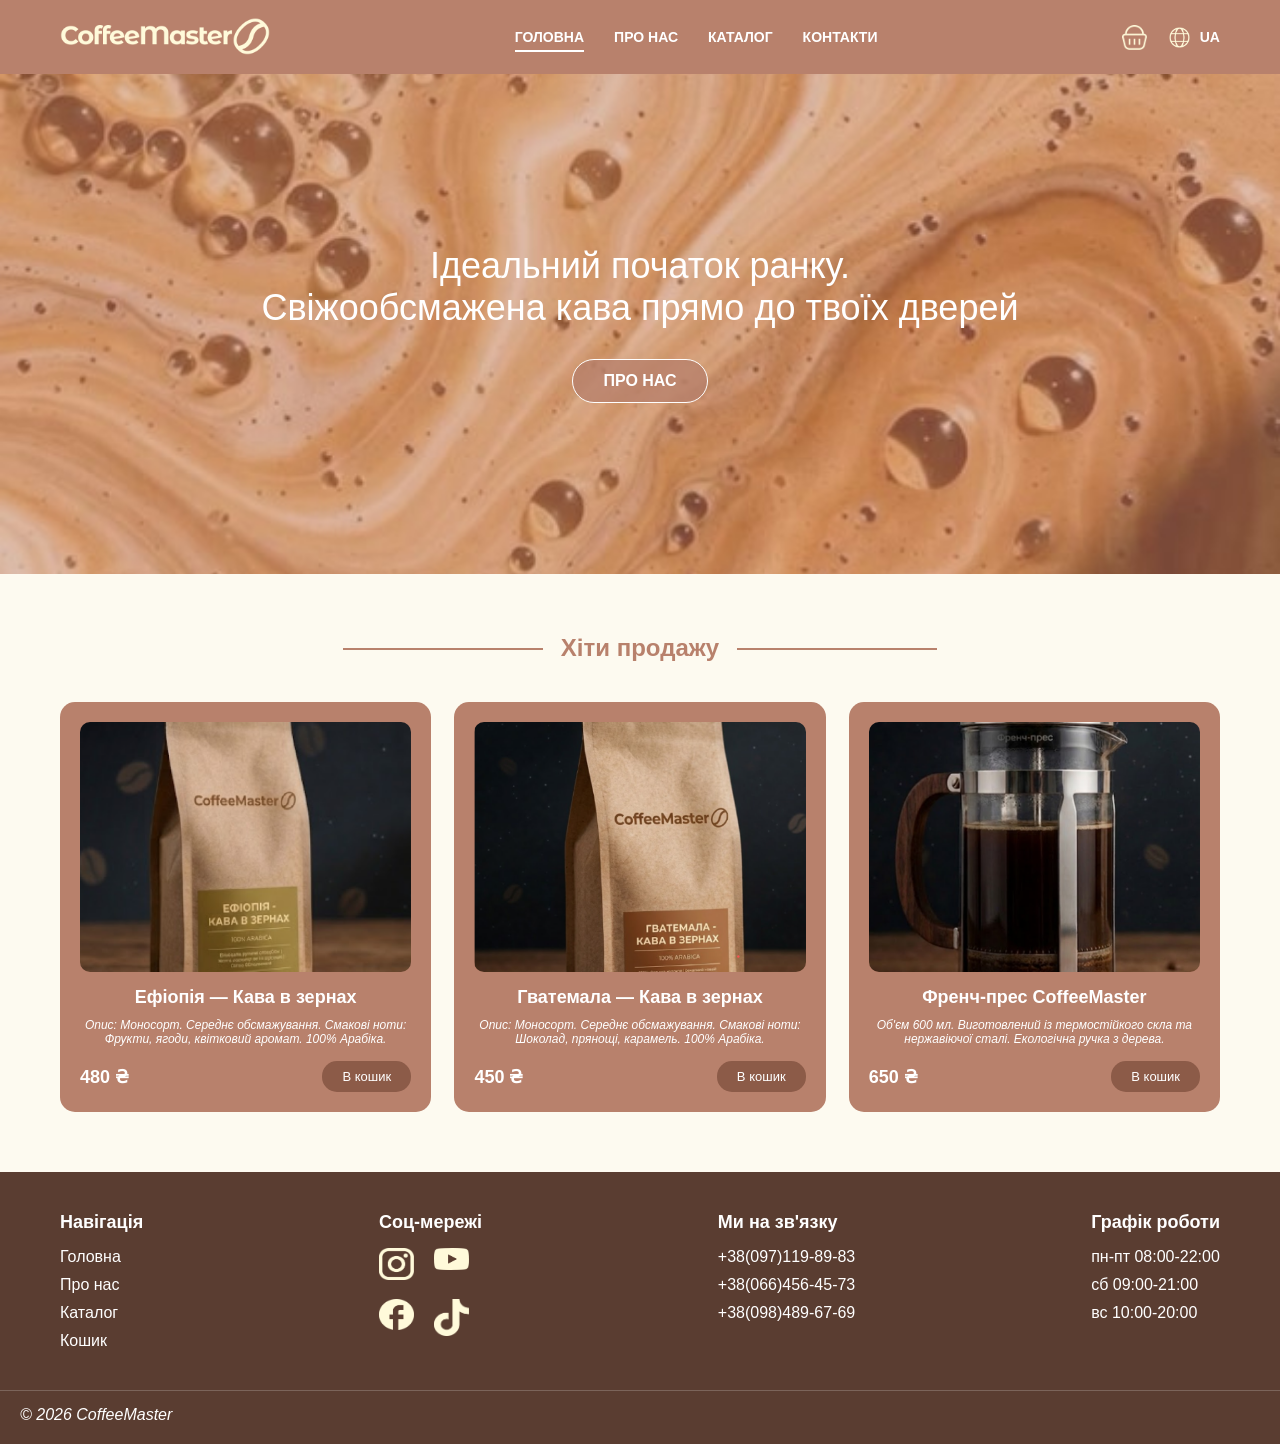
<file: index.html>
<!DOCTYPE html>
<html lang="uk">
<head>
    <meta charset="UTF-8">
    <meta name="viewport" content="width=device-width, initial-scale=1.0">
    <title>CoffeeMaster - Свіжообсмажена кава</title>
    <link rel="stylesheet" href="css/style.css">
</head>
<body>

    <header class="header">
        <div class="container header-container">
            <a href="index.html" class="logo">
                <img src="img/logo.svg" alt="CoffeeMaster Logo">
            </a>
            <nav class="main-nav">
                <ul>
                    <li><a href="index.html" class="active">ГОЛОВНА</a></li>
                    <li><a href="about.html">ПРО НАС</a></li>
                    <li><a href="catalog.html">КАТАЛОГ</a></li>
                    <li><a href="contacts.html">КОНТАКТИ</a></li>
                </ul>
            </nav>
            <div class="header-actions">
                <a href="cart.html" class="cart-icon"><img src="img/icon-cart.svg" alt="Кошик"></a>
                <div class="lang-switch"><img src="img/icon-globe.svg" alt="Мова"> UA</div>
            </div>
        </div>
    </header>

    <main>
        <section class="hero">
            <div class="container">
                <h1>Ідеальний початок ранку.<br>Свіжообсмажена кава прямо до твоїх дверей</h1>
                <a href="about.html" class="btn">ПРО НАС</a>
            </div>
        </section>

        <section class="bestsellers">
            <div class="container">
                <h2 class="section-title"><span>Хіти продажу</span></h2>
                <div class="products-grid">

                    <article class="product-card">
                        <img src="img/product-ethiopia.png" alt="Ефіопія">
                        <h3>Ефіопія — Кава в зернах</h3>
                        <p>Опис: Моносорт. Середнє обсмажування. Смакові ноти: Фрукти, ягоди, квітковий аромат. 100% Арабіка.</p>
                        <div class="card-footer">
                            <span class="price">480 ₴</span>
                            <button class="btn-small">В кошик</button>
                        </div>
                    </article>

                    <article class="product-card">
                        <img src="img/product-guatemala.png" alt="Гватемала">
                        <h3>Гватемала — Кава в зернах</h3>
                        <p>Опис: Моносорт. Середнє обсмажування. Смакові ноти: Шоколад, прянощі, карамель. 100% Арабіка.</p>
                        <div class="card-footer">
                            <span class="price">450 ₴</span>
                            <button class="btn-small">В кошик</button>
                        </div>
                    </article>

                    <article class="product-card">
                        <img src="img/product-french-press.png" alt="Френч-прес">
                        <h3>Френч-прес CoffeeMaster</h3>
                        <p>Об'єм 600 мл. Виготовлений із термостійкого скла та нержавіючої сталі. Екологічна ручка з дерева.</p>
                        <div class="card-footer">
                            <span class="price">650 ₴</span>
                            <button class="btn-small">В кошик</button>
                        </div>
                    </article>

                </div>
            </div>
        </section>
    </main>

    <footer class="footer">
        <div class="container footer-container">
            <div class="footer-col">
                <h4>Навігація</h4>
                <ul>
                    <li><a href="index.html">Головна</a></li>
                    <li><a href="about.html">Про нас</a></li>
                    <li><a href="catalog.html">Каталог</a></li>
                    <li><a href="cart.html">Кошик</a></li>
                </ul>
            </div>
            <div class="footer-col">
                <h4>Соц-мережі</h4>
                <div class="socials">
                    <a href="#"><img src="img/icon-instagram.svg" alt="Instagram"></a>
                    <a href="#"><img src="img/icon-youtube.svg" alt="YouTube"></a>
                    <a href="#"><img src="img/icon-facebook.svg" alt="Facebook"></a>
                    <a href="#"><img src="img/icon-tiktok.svg" alt="TikTok"></a>
                </div>
            </div>
            <div class="footer-col">
                <h4>Ми на зв'язку</h4>
                <p>+38(097)119-89-83</p>
                <p>+38(066)456-45-73</p>
                <p>+38(098)489-67-69</p>
            </div>
            <div class="footer-col">
                <h4>Графік роботи</h4>
                <p>пн-пт 08:00-22:00</p>
                <p>сб 09:00-21:00</p>
                <p>вс 10:00-20:00</p>
            </div>
        </div>
        <div class="copyright">
            <p>© 2026 CoffeeMaster</p>
        </div>
    </footer>
    <script src="js/script.js"></script>
</body>
</html>
</file>
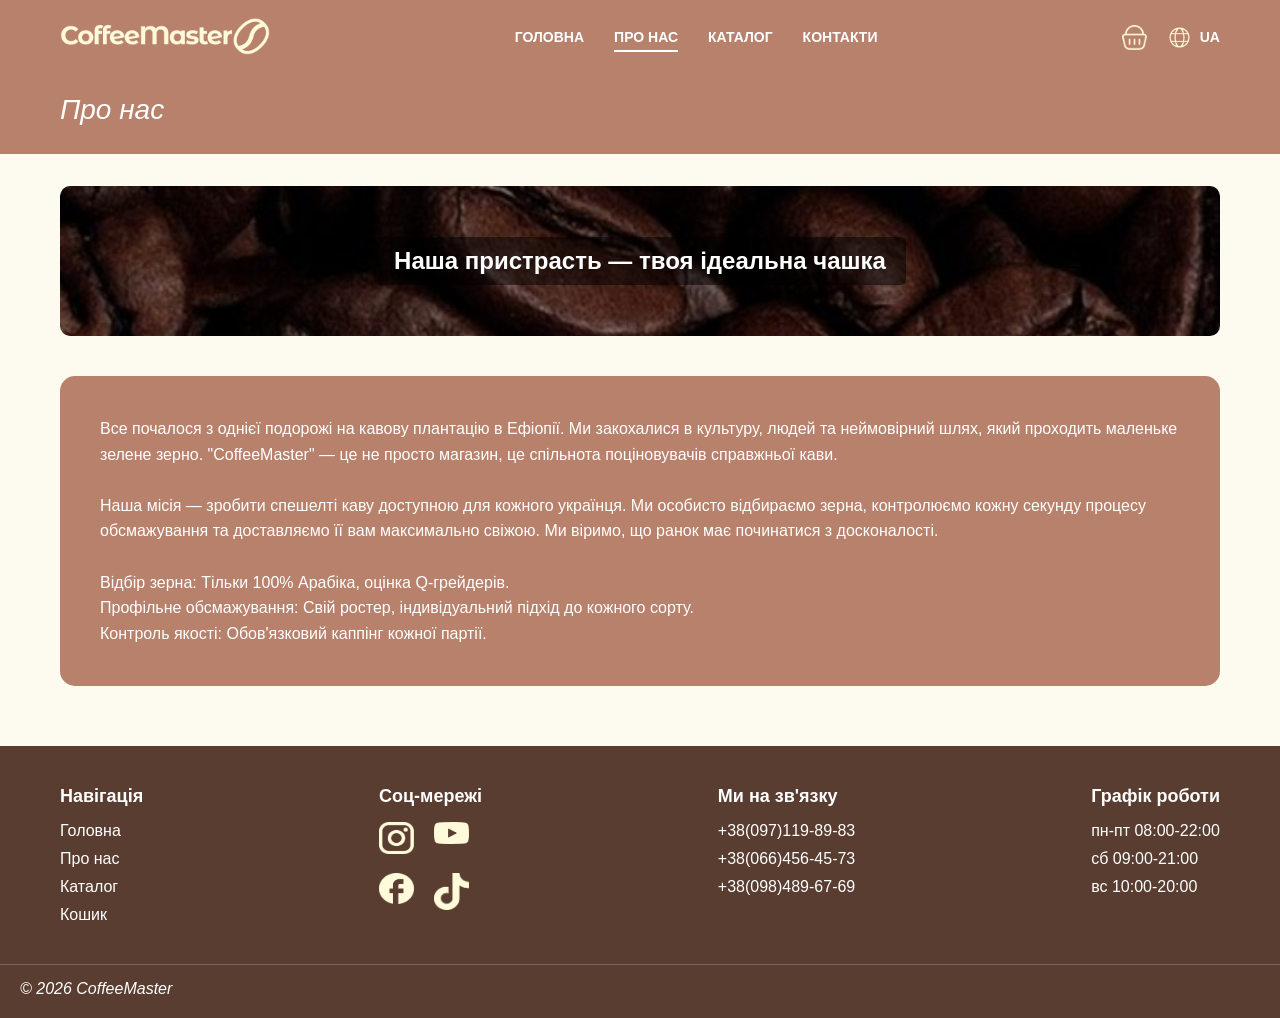
<file: about.html>
<!DOCTYPE html>
<html lang="uk">
<head>
    <meta charset="UTF-8">
    <meta name="viewport" content="width=device-width, initial-scale=1.0">
    <title>CoffeeMaster - Свіжообсмажена кава</title>
    <link rel="stylesheet" href="css/style.css">
</head>
<body>

    <header class="header">
        <div class="container header-container">
            <a href="index.html" class="logo">
                <img src="img/logo.svg" alt="CoffeeMaster Logo">
            </a>
            <nav class="main-nav">
                <ul>
                    <li><a href="index.html">ГОЛОВНА</a></li>
                    <li><a href="about.html" class="active">ПРО НАС</a></li>
                    <li><a href="catalog.html">КАТАЛОГ</a></li>
                    <li><a href="contacts.html">КОНТАКТИ</a></li>
                </ul>
            </nav>
            <div class="header-actions">
                <a href="cart.html" class="cart-icon"><img src="img/icon-cart.svg" alt="Кошик"></a>
                <div class="lang-switch"><img src="img/icon-globe.svg" alt="Мова"> UA</div>
            </div>
        </div>
    </header>

    <main>
        <div class="container page-header">
            <h1>Про нас</h1>
        </div>

        <section class="about-hero">
            <div class="container">
                <div class="about-banner">
                    <h2>Наша пристрасть — твоя ідеальна чашка</h2>
                </div>
            </div>
        </section>

        <section class="about-content">
            <div class="container">
                <div class="text-box">
                    <p>Все почалося з однієї подорожі на кавову плантацію в Ефіопії. Ми закохалися в культуру, людей та неймовірний шлях, який проходить маленьке зелене зерно. "CoffeeMaster" — це не просто магазин, це спільнота поціновувачів справжньої кави.</p>
                    <br>
                    <p>Наша місія — зробити спешелті каву доступною для кожного українця. Ми особисто відбираємо зерна, контролюємо кожну секунду процесу обсмажування та доставляємо її вам максимально свіжою. Ми віримо, що ранок має починатися з досконалості.</p>
                    <br>
                    <p>Відбір зерна: Тільки 100% Арабіка, оцінка Q-грейдерів.<br>
                    Профільне обсмажування: Свій ростер, індивідуальний підхід до кожного сорту.<br>
                    Контроль якості: Обов'язковий каппінг кожної партії.</p>
                </div>
            </div>
        </section>
    </main>

    <footer class="footer">
        <div class="container footer-container">
            <div class="footer-col">
                <h4>Навігація</h4>
                <ul>
                    <li><a href="index.html">Головна</a></li>
                    <li><a href="about.html">Про нас</a></li>
                    <li><a href="catalog.html">Каталог</a></li>
                    <li><a href="cart.html">Кошик</a></li>
                </ul>
            </div>
            <div class="footer-col">
                <h4>Соц-мережі</h4>
                <div class="socials">
                    <a href="#"><img src="img/icon-instagram.svg" alt="Instagram"></a>
                    <a href="#"><img src="img/icon-youtube.svg" alt="YouTube"></a>
                    <a href="#"><img src="img/icon-facebook.svg" alt="Facebook"></a>
                    <a href="#"><img src="img/icon-tiktok.svg" alt="TikTok"></a>
                </div>
            </div>
            <div class="footer-col">
                <h4>Ми на зв'язку</h4>
                <p>+38(097)119-89-83</p>
                <p>+38(066)456-45-73</p>
                <p>+38(098)489-67-69</p>
            </div>
            <div class="footer-col">
                <h4>Графік роботи</h4>
                <p>пн-пт 08:00-22:00</p>
                <p>сб 09:00-21:00</p>
                <p>вс 10:00-20:00</p>
            </div>
        </div>
        <div class="copyright">
            <p>© 2026 CoffeeMaster</p>
        </div>
    </footer>

</body>
</html>
</file>
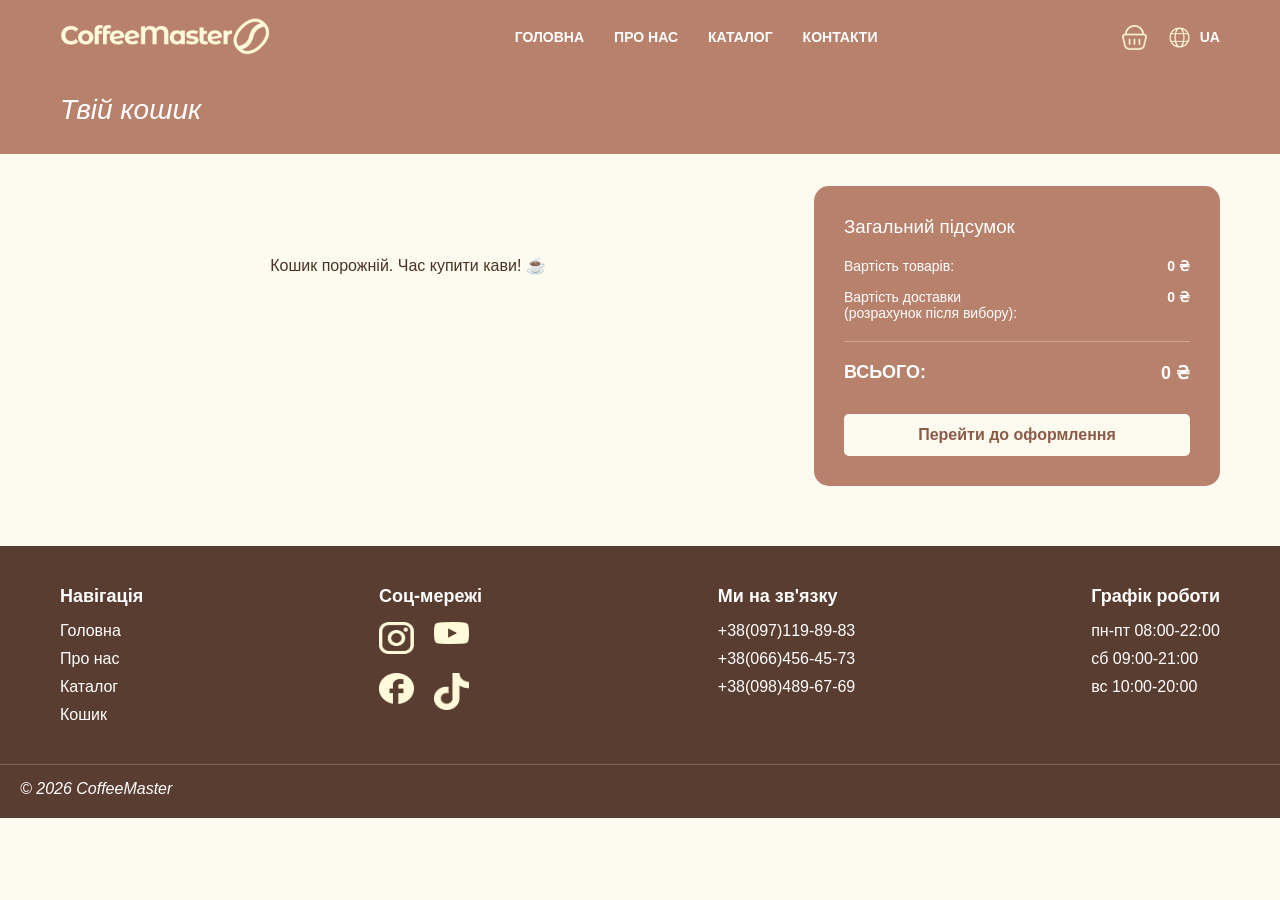
<file: cart.html>
<!DOCTYPE html>
<html lang="uk">
<head>
    <meta charset="UTF-8">
    <meta name="viewport" content="width=device-width, initial-scale=1.0">
    <title>CoffeeMaster - Свіжообсмажена кава</title>
    <link rel="stylesheet" href="css/style.css">
</head>
<body>

    <header class="header">
        <div class="container header-container">
            <a href="index.html" class="logo">
                <img src="img/logo.svg" alt="CoffeeMaster Logo">
            </a>
            <nav class="main-nav">
                <ul>
                    <li><a href="index.html">ГОЛОВНА</a></li>
                    <li><a href="about.html">ПРО НАС</a></li>
                    <li><a href="catalog.html">КАТАЛОГ</a></li>
                    <li><a href="contacts.html">КОНТАКТИ</a></li>
                </ul>
            </nav>
            <div class="header-actions">
                <a href="cart.html" class="cart-icon"><img src="img/icon-cart.svg" alt="Кошик"></a>
                <div class="lang-switch"><img src="img/icon-globe.svg" alt="Мова"> UA</div>
            </div>
        </div>
    </header>
    <main>
        <div class="container page-header">
            <h1>Твій кошик</h1>
        </div>

        <section class="cart-section">
            <div class="container cart-layout">

                <div class="cart-items-list" id="cart-items-container">
                </div>

                <div class="cart-summary-box">
                    <h3>Загальний підсумок</h3>
                    <div class="summary-row">
                        <span>Вартість товарів:</span>
                        <strong id="items-cost">0 ₴</strong>
                    </div>
                    <div class="summary-row">
                        <span>Вартість доставки<br>(розрахунок після вибору):</span>
                        <strong>0 ₴</strong>
                    </div>
                    <hr class="summary-line">
                    <div class="summary-row total">
                        <span>ВСЬОГО:</span>
                        <strong id="cart-total">0 ₴</strong>
                    </div>
                    <a href="checkout.html" class="btn-checkout">Перейти до оформлення</a>

                    <button id="clear-cart-btn" class="btn-small" style="background-color: #f44336; margin-top: 15px; width: 100%; border: none;">Очистити кошик</button>
                </div>

            </div>
        </section>
    </main>

    <footer class="footer">
        <div class="container footer-container">
            <div class="footer-col">
                <h4>Навігація</h4>
                <ul>
                    <li><a href="index.html">Головна</a></li>
                    <li><a href="about.html">Про нас</a></li>
                    <li><a href="catalog.html">Каталог</a></li>
                    <li><a href="cart.html">Кошик</a></li>
                </ul>
            </div>
            <div class="footer-col">
                <h4>Соц-мережі</h4>
                <div class="socials">
                    <a href="#"><img src="img/icon-instagram.svg" alt="Instagram"></a>
                    <a href="#"><img src="img/icon-youtube.svg" alt="YouTube"></a>
                    <a href="#"><img src="img/icon-facebook.svg" alt="Facebook"></a>
                    <a href="#"><img src="img/icon-tiktok.svg" alt="TikTok"></a>
                </div>
            </div>
            <div class="footer-col">
                <h4>Ми на зв'язку</h4>
                <p>+38(097)119-89-83</p>
                <p>+38(066)456-45-73</p>
                <p>+38(098)489-67-69</p>
            </div>
            <div class="footer-col">
                <h4>Графік роботи</h4>
                <p>пн-пт 08:00-22:00</p>
                <p>сб 09:00-21:00</p>
                <p>вс 10:00-20:00</p>
            </div>
        </div>
        <div class="copyright">
            <p>© 2026 CoffeeMaster</p>
        </div>
    </footer>
    <script src="js/script.js"></script>

</body>
</html>
</file>
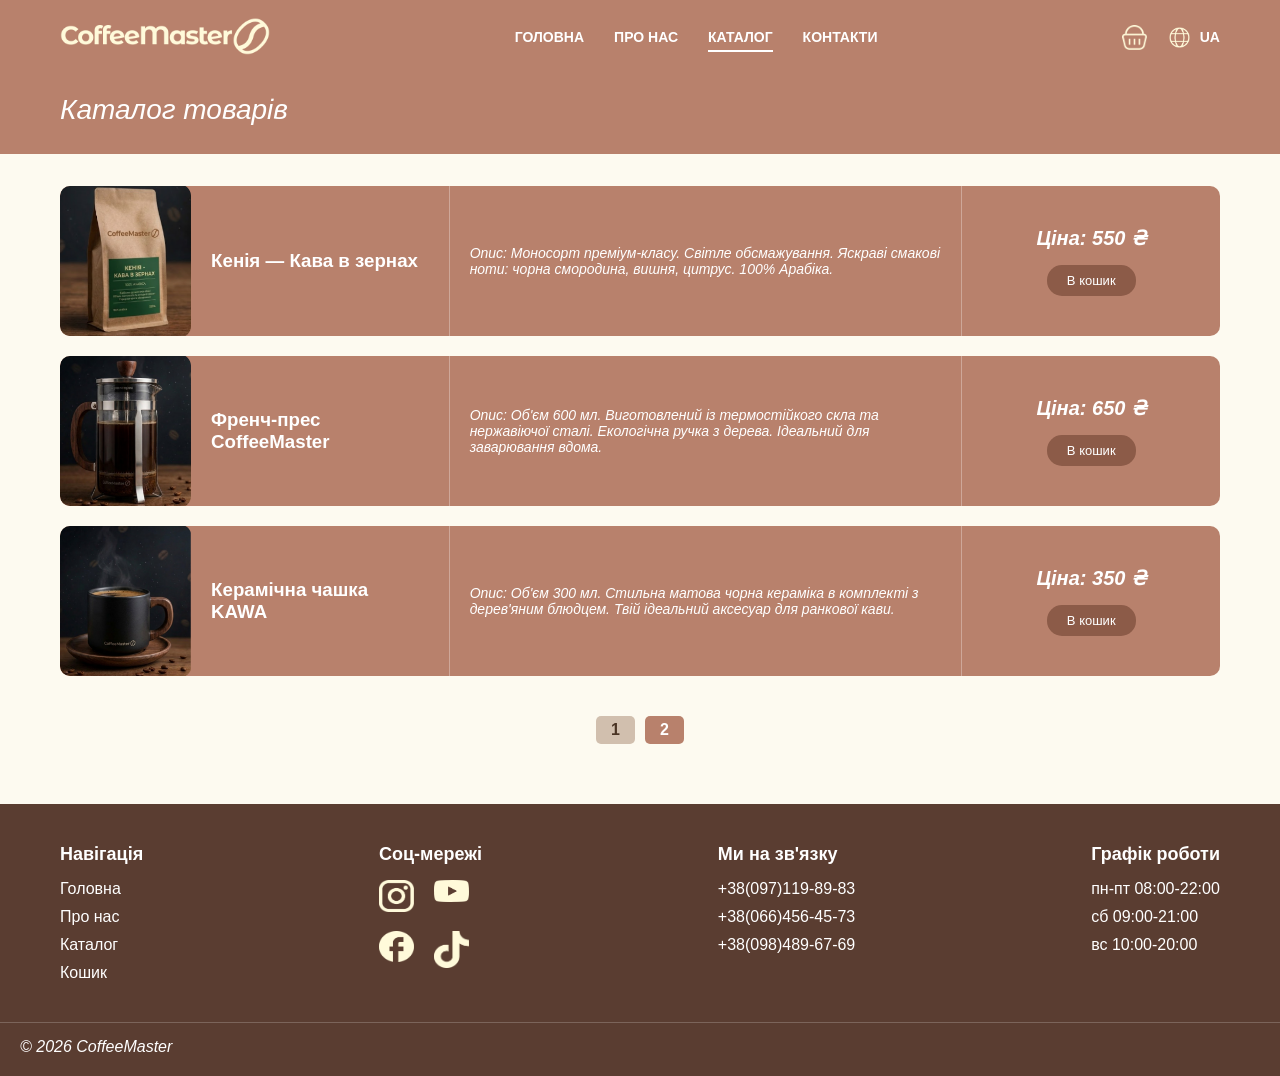
<file: catalog-2.html>
<!DOCTYPE html>
<html lang="uk">
<head>
    <meta charset="UTF-8">
    <meta name="viewport" content="width=device-width, initial-scale=1.0">
    <title>CoffeeMaster - Каталог (Сторінка 2)</title>
    <link rel="stylesheet" href="css/style.css">
</head>
<body>

    <header class="header">
        <div class="container header-container">
            <a href="index.html" class="logo">
                <img src="img/logo.svg" alt="CoffeeMaster Logo">
            </a>
            <nav class="main-nav">
                <ul>
                    <li><a href="index.html">ГОЛОВНА</a></li>
                    <li><a href="about.html">ПРО НАС</a></li>
                    <li><a href="catalog.html" class="active">КАТАЛОГ</a></li>
                    <li><a href="contacts.html">КОНТАКТИ</a></li>
                </ul>
            </nav>
            <div class="header-actions">
                <a href="cart.html" class="cart-icon"><img src="img/icon-cart.svg" alt="Кошик"></a>
                <div class="lang-switch"><img src="img/icon-globe.svg" alt="Мова"> UA</div>
            </div>
        </div>
    </header>

    <main>
        <div class="container page-header">
            <h1>Каталог товарів</h1>
        </div>

        <section class="catalog-list">
            <div class="container">

                <article class="catalog-item">
                    <img src="img/product-kenya.png" alt="Кенія">
                    <div class="item-title">
                        <h3>Кенія — Кава в зернах</h3>
                    </div>
                    <div class="item-desc">
                        <p>Опис: Моносорт преміум-класу. Світле обсмажування. Яскраві смакові ноти: чорна смородина, вишня, цитрус. 100% Арабіка.</p>
                    </div>
                    <div class="item-price-action">
                        <span class="price">Ціна: 550 ₴</span>
                        <button class="btn-small">В кошик</button>
                    </div>
                </article>

                <article class="catalog-item">
                    <img src="img/product-french-press.png" alt="Бразилія">
                    <div class="item-title">
                        <h3>Френч-прес CoffeeMaster</h3>
                    </div>
                    <div class="item-desc">
                        <p>Опис: Об'єм 600 мл. Виготовлений із термостійкого скла та нержавіючої сталі. Екологічна ручка з дерева. Ідеальний для заварювання вдома.</p>
                    </div>
                    <div class="item-price-action">
                        <span class="price">Ціна: 650 ₴</span>
                        <button class="btn-small">В кошик</button>
                    </div>
                </article>

                <article class="catalog-item">
                    <img src="img/product-mug.png" alt="Керамічна чашка">
                    <div class="item-title">
                        <h3>Керамічна чашка KAWA</h3>
                    </div>
                    <div class="item-desc">
                        <p>Опис: Об'єм 300 мл. Стильна матова чорна кераміка в комплекті з дерев'яним блюдцем. Твій ідеальний аксесуар для ранкової кави.</p>
                    </div>
                    <div class="item-price-action">
                        <span class="price">Ціна: 350 ₴</span>
                        <button class="btn-small">В кошик</button>
                    </div>
                </article>

                <div class="pagination">
                    <a href="catalog.html" class="page-num">1</a>
                    <span class="page-num active">2</span>
                </div>

            </div>
        </section>
    </main>

    <footer class="footer">
        <div class="container footer-container">
            <div class="footer-col">
                <h4>Навігація</h4>
                <ul>
                    <li><a href="index.html">Головна</a></li>
                    <li><a href="about.html">Про нас</a></li>
                    <li><a href="catalog.html">Каталог</a></li>
                    <li><a href="cart.html">Кошик</a></li>
                </ul>
            </div>
            <div class="footer-col">
                <h4>Соц-мережі</h4>
                <div class="socials">
                    <a href="#"><img src="img/icon-instagram.svg" alt="Instagram"></a>
                    <a href="#"><img src="img/icon-youtube.svg" alt="YouTube"></a>
                    <a href="#"><img src="img/icon-facebook.svg" alt="Facebook"></a>
                    <a href="#"><img src="img/icon-tiktok.svg" alt="TikTok"></a>
                </div>
            </div>
            <div class="footer-col">
                <h4>Ми на зв'язку</h4>
                <p>+38(097)119-89-83</p>
                <p>+38(066)456-45-73</p>
                <p>+38(098)489-67-69</p>
            </div>
            <div class="footer-col">
                <h4>Графік роботи</h4>
                <p>пн-пт 08:00-22:00</p>
                <p>сб 09:00-21:00</p>
                <p>вс 10:00-20:00</p>
            </div>
        </div>
        <div class="copyright">
            <p>© 2026 CoffeeMaster</p>
        </div>
    </footer>
    <script src="js/script.js"></script>
</body>
</html>
</file>
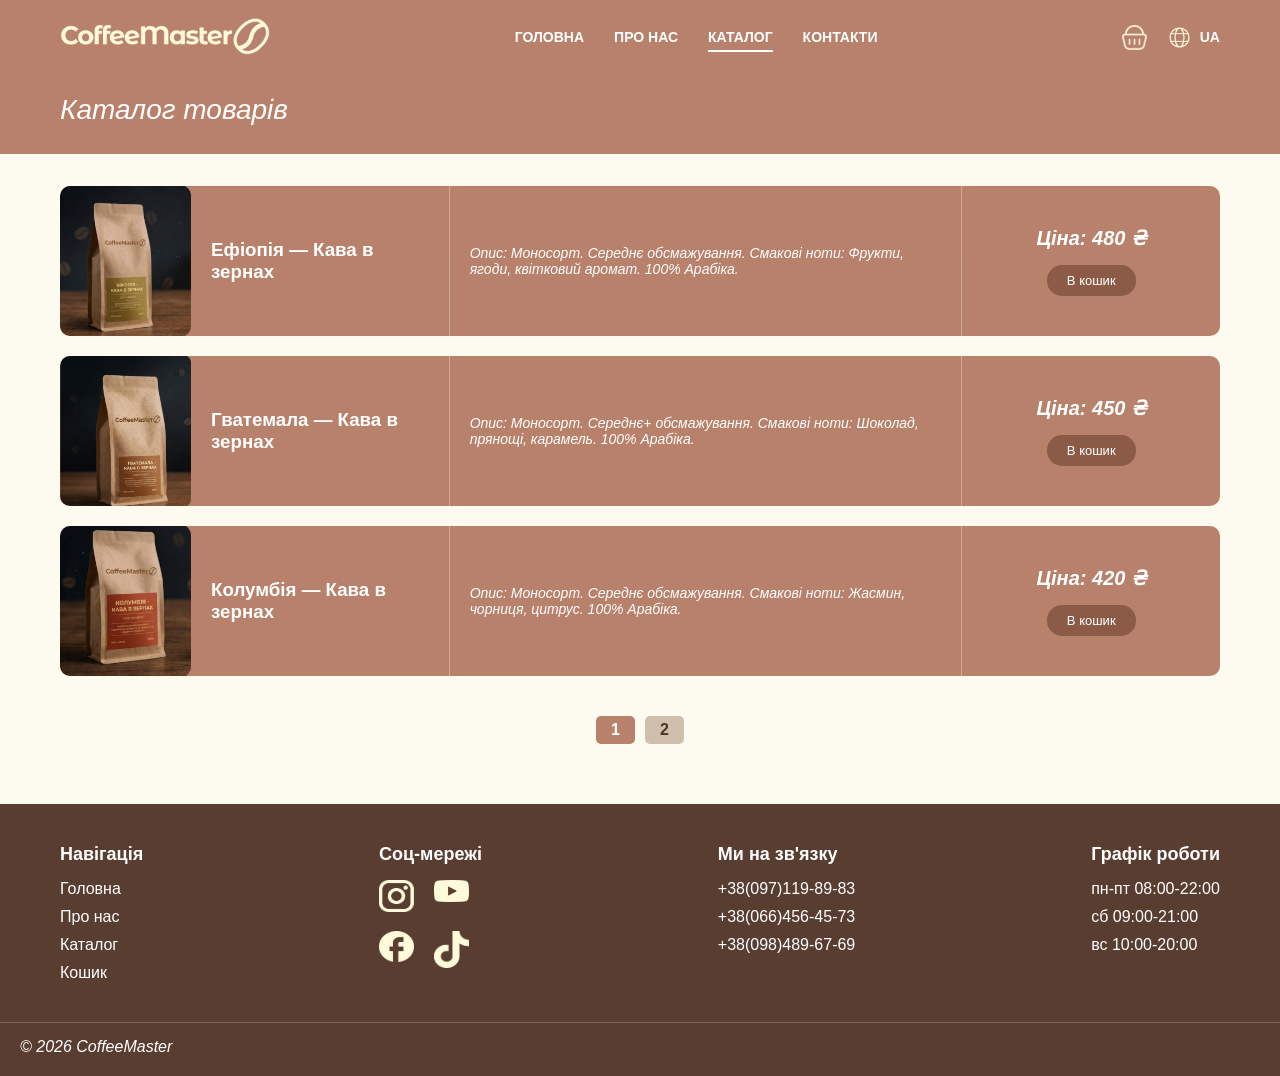
<file: catalog.html>
<!DOCTYPE html>
<html lang="uk">
<head>
    <meta charset="UTF-8">
    <meta name="viewport" content="width=device-width, initial-scale=1.0">
    <title>CoffeeMaster - Свіжообсмажена кава</title>
    <link rel="stylesheet" href="css/style.css">
</head>
<body>

    <header class="header">
        <div class="container header-container">
            <a href="index.html" class="logo">
                <img src="img/logo.svg" alt="CoffeeMaster Logo">
            </a>
            <nav class="main-nav">
                <ul>
                    <li><a href="index.html">ГОЛОВНА</a></li>
                    <li><a href="about.html">ПРО НАС</a></li>
                    <li><a href="catalog.html" class="active">КАТАЛОГ</a></li>
                    <li><a href="contacts.html">КОНТАКТИ</a></li>
                </ul>
            </nav>
            <div class="header-actions">
                <a href="cart.html" class="cart-icon"><img src="img/icon-cart.svg" alt="Кошик"></a>
                <div class="lang-switch"><img src="img/icon-globe.svg" alt="Мова"> UA</div>
            </div>
        </div>
    </header>


    <main>
        <div class="container page-header">
            <h1>Каталог товарів</h1>
        </div>

        <section class="catalog-list">
            <div class="container">

                <article class="catalog-item">
                    <img src="img/product-ethiopia.png" alt="Ефіопія">
                    <div class="item-title">
                        <h3>Ефіопія — Кава в зернах</h3>
                    </div>
                    <div class="item-desc">
                        <p>Опис: Моносорт. Середнє обсмажування. Смакові ноти: Фрукти, ягоди, квітковий аромат. 100% Арабіка.</p>
                    </div>
                    <div class="item-price-action">
                        <span class="price">Ціна: 480 ₴</span>
                        <button class="btn-small">В кошик</button>
                    </div>
                </article>

                <article class="catalog-item">
                    <img src="img/product-guatemala.png" alt="Гватемала">
                    <div class="item-title">
                        <h3>Гватемала — Кава в зернах</h3>
                    </div>
                    <div class="item-desc">
                        <p>Опис: Моносорт. Середнє+ обсмажування. Смакові ноти: Шоколад, прянощі, карамель. 100% Арабіка.</p>
                    </div>
                    <div class="item-price-action">
                        <span class="price">Ціна: 450 ₴</span>
                        <button class="btn-small">В кошик</button>
                    </div>
                </article>

                <article class="catalog-item">
                    <img src="img/product-colombia.png" alt="Колумбія">
                    <div class="item-title">
                        <h3>Колумбія — Кава в зернах</h3>
                    </div>
                    <div class="item-desc">
                        <p>Опис: Моносорт. Середнє обсмажування. Смакові ноти: Жасмин, чорниця, цитрус. 100% Арабіка.</p>
                    </div>
                    <div class="item-price-action">
                        <span class="price">Ціна: 420 ₴</span>
                        <button class="btn-small">В кошик</button>
                    </div>
                </article>

                <div class="pagination">
                    <span class="page-num active">1</span>
                    <a href="catalog-2.html" class="page-num">2</a>
                </div>

            </div>
        </section>
    </main>

    <footer class="footer">
        <div class="container footer-container">
            <div class="footer-col">
                <h4>Навігація</h4>
                <ul>
                    <li><a href="index.html">Головна</a></li>
                    <li><a href="about.html">Про нас</a></li>
                    <li><a href="catalog.html">Каталог</a></li>
                    <li><a href="cart.html">Кошик</a></li>
                </ul>
            </div>
            <div class="footer-col">
                <h4>Соц-мережі</h4>
                <div class="socials">
                    <a href="#"><img src="img/icon-instagram.svg" alt="Instagram"></a>
                    <a href="#"><img src="img/icon-youtube.svg" alt="YouTube"></a>
                    <a href="#"><img src="img/icon-facebook.svg" alt="Facebook"></a>
                    <a href="#"><img src="img/icon-tiktok.svg" alt="TikTok"></a>
                </div>
            </div>
            <div class="footer-col">
                <h4>Ми на зв'язку</h4>
                <p>+38(097)119-89-83</p>
                <p>+38(066)456-45-73</p>
                <p>+38(098)489-67-69</p>
            </div>
            <div class="footer-col">
                <h4>Графік роботи</h4>
                <p>пн-пт 08:00-22:00</p>
                <p>сб 09:00-21:00</p>
                <p>вс 10:00-20:00</p>
            </div>
        </div>
        <div class="copyright">
            <p>© 2026 CoffeeMaster</p>
        </div>
    </footer>
    <script src="js/script.js"></script>
</body>
</html>
</file>
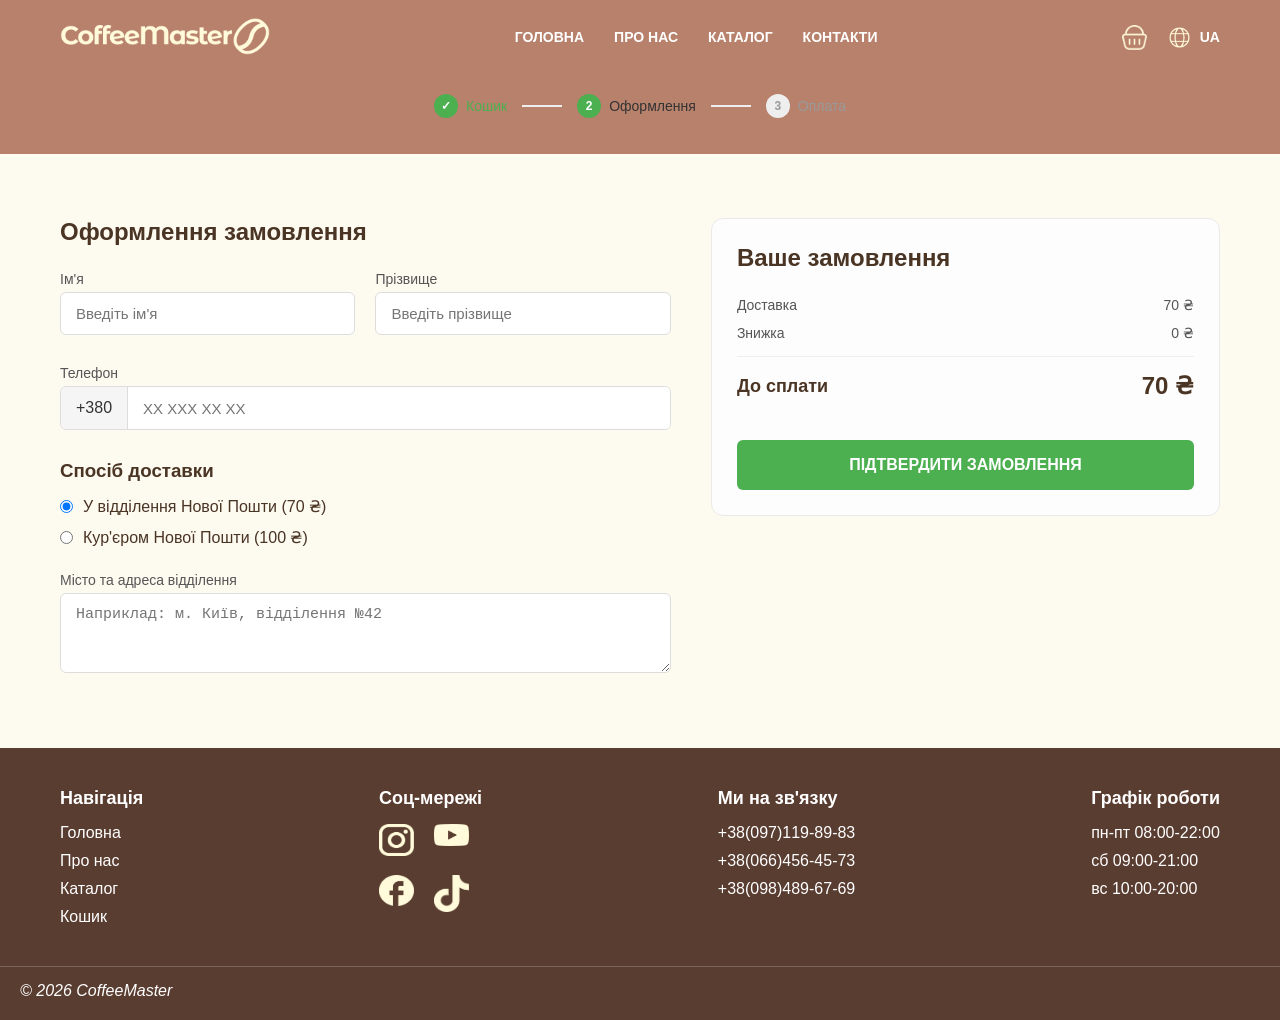
<file: checkout.html>
<!DOCTYPE html>
<html lang="uk">
<head>
    <meta charset="UTF-8">
    <meta name="viewport" content="width=device-width, initial-scale=1.0">
    <title>CoffeeMaster - Оформлення замовлення</title>
    <link rel="stylesheet" href="css/style.css">
</head>
<body>

    <header class="header">
        <div class="container header-container">
            <a href="index.html" class="logo">
                <img src="img/logo.svg" alt="CoffeeMaster Logo">
            </a>
            <nav class="main-nav">
                <ul>
                    <li><a href="index.html">ГОЛОВНА</a></li>
                    <li><a href="about.html">ПРО НАС</a></li>
                    <li><a href="catalog.html">КАТАЛОГ</a></li>
                    <li><a href="contacts.html">КОНТАКТИ</a></li>
                </ul>
            </nav>
            <div class="header-actions">
                <a href="cart.html" class="cart-icon"><img src="img/icon-cart.svg" alt="Кошик"></a>
                <div class="lang-switch"><img src="img/icon-globe.svg" alt="Мова"> UA</div>
            </div>
        </div>
    </header>

    <main>
        <div class="container page-header">
            <div class="checkout-stepper">
                <div class="step completed"><span class="step-num">✓</span> Кошик</div>
                <div class="step-line"></div>
                <div class="step active"><span class="step-num">2</span> Оформлення</div>
                <div class="step-line"></div>
                <div class="step"><span class="step-num">3</span> Оплата</div>
            </div>
        </div>

        <section class="checkout-section">
            <div class="container checkout-layout" style="display: grid; grid-template-columns: 1.2fr 1fr; gap: 40px;">

                <div class="checkout-form-container">
                    <h2 style="margin-bottom: 25px;">Оформлення замовлення</h2>

                    <form id="checkout-form">
                        <div class="form-row">
                            <div class="form-group">
                                <label>Ім'я</label>
                                <input type="text" id="user-name" required placeholder="Введіть ім'я">
                            </div>
                            <div class="form-group">
                                <label>Прізвище</label>
                                <input type="text" id="user-surname" required placeholder="Введіть прізвище">
                            </div>
                        </div>

                        <div class="form-group">
                            <label>Телефон</label>
                            <div class="phone-input-wrapper">
                                <span class="phone-prefix">+380</span>
                                <input type="tel" id="user-phone" required placeholder="XX XXX XX XX" maxlength="9">
                            </div>
                            <span id="phone-error" style="color: red; font-size: 12px; display: none; margin-top: 5px;">Введіть 9 цифр номера без пробілів</span>
                        </div>

                        <h3 style="margin-top: 30px; margin-bottom: 15px;">Спосіб доставки</h3>
                        <div class="delivery-options" style="display: flex; flex-direction: column; gap: 12px; margin-bottom: 25px;">
                            <label style="display: flex; align-items: center; gap: 10px; cursor: pointer;">
                                <input type="radio" name="delivery" value="70" checked>
                                У відділення Нової Пошти (70 ₴)
                            </label>
                            <label style="display: flex; align-items: center; gap: 10px; cursor: pointer;">
                                <input type="radio" name="delivery" value="100">
                                Кур'єром Нової Пошти (100 ₴)
                            </label>
                        </div>

                        <div class="form-group">
                            <label>Місто та адреса відділення</label>
                            <textarea required placeholder="Наприклад: м. Київ, відділення №42" style="height: 80px;"></textarea>
                        </div>
                    </form>
                </div>

                <div class="checkout-summary-box">
                    <h2 style="margin-bottom: 25px;">Ваше замовлення</h2>

                    <div id="checkout-items-list" style="margin-bottom: 25px;"></div>

                    <div class="summary-details">
                        <div class="summary-row" style="display: flex; justify-content: space-between; margin-bottom: 12px; color: #555;">
                            <span>Доставка</span>
                            <span id="checkout-delivery-cost">70 ₴</span>
                        </div>
                        <div class="summary-row" style="display: flex; justify-content: space-between; margin-bottom: 15px; color: #555;">
                            <span>Знижка</span>
                            <span>0 ₴</span>
                        </div>
                        <hr style="border: none; border-top: 1px solid #eee; margin: 15px 0;">
                        <div class="summary-row total" style="display: flex; justify-content: space-between; align-items: center; margin-bottom: 20px;">
                            <span style="font-size: 18px; font-weight: bold;">До сплати</span>
                            <strong id="checkout-final-total" style="font-size: 24px;">0 ₴</strong>
                        </div>

                        <button type="submit" form="checkout-form" class="btn-checkout-large">ПІДТВЕРДИТИ ЗАМОВЛЕННЯ</button>
                    </div>
                </div>

            </div>
        </section>
    </main>

    <div id="success-modal" class="modal-overlay">
        <div class="modal-content">
            <div class="modal-icon" style="font-size: 60px; margin-bottom: 15px;">☕</div>
            <h2 style="margin-bottom: 15px;">Замовлення прийнято!</h2>
            <p id="modal-message" style="color: #666; line-height: 1.5; margin-bottom: 25px;">Дякуємо! Ми зателефонуємо вам для підтвердження деталей.</p>
            <button id="modal-close-btn" class="btn-checkout-large" style="margin-top: 0;">Повернутися на головну</button>
        </div>
    </div>

    <footer class="footer">
        <div class="container footer-container">
            <div class="footer-col">
                <h4>Навігація</h4>
                <ul>
                    <li><a href="index.html">Головна</a></li>
                    <li><a href="about.html">Про нас</a></li>
                    <li><a href="catalog.html">Каталог</a></li>
                    <li><a href="cart.html">Кошик</a></li>
                </ul>
            </div>
            <div class="footer-col">
                <h4>Соц-мережі</h4>
                <div class="socials">
                    <a href="#"><img src="img/icon-instagram.svg" alt="Instagram"></a>
                    <a href="#"><img src="img/icon-youtube.svg" alt="YouTube"></a>
                    <a href="#"><img src="img/icon-facebook.svg" alt="Facebook"></a>
                    <a href="#"><img src="img/icon-tiktok.svg" alt="TikTok"></a>
                </div>
            </div>
            <div class="footer-col">
                <h4>Ми на зв'язку</h4>
                <p>+38(097)119-89-83</p>
                <p>+38(066)456-45-73</p>
                <p>+38(098)489-67-69</p>
            </div>
            <div class="footer-col">
                <h4>Графік роботи</h4>
                <p>пн-пт 08:00-22:00</p>
                <p>сб 09:00-21:00</p>
                <p>вс 10:00-20:00</p>
            </div>
        </div>
        <div class="copyright">
            <p>© 2026 CoffeeMaster</p>
        </div>
    </footer>

    <script src="js/script.js"></script>
</body>
</html>
</file>
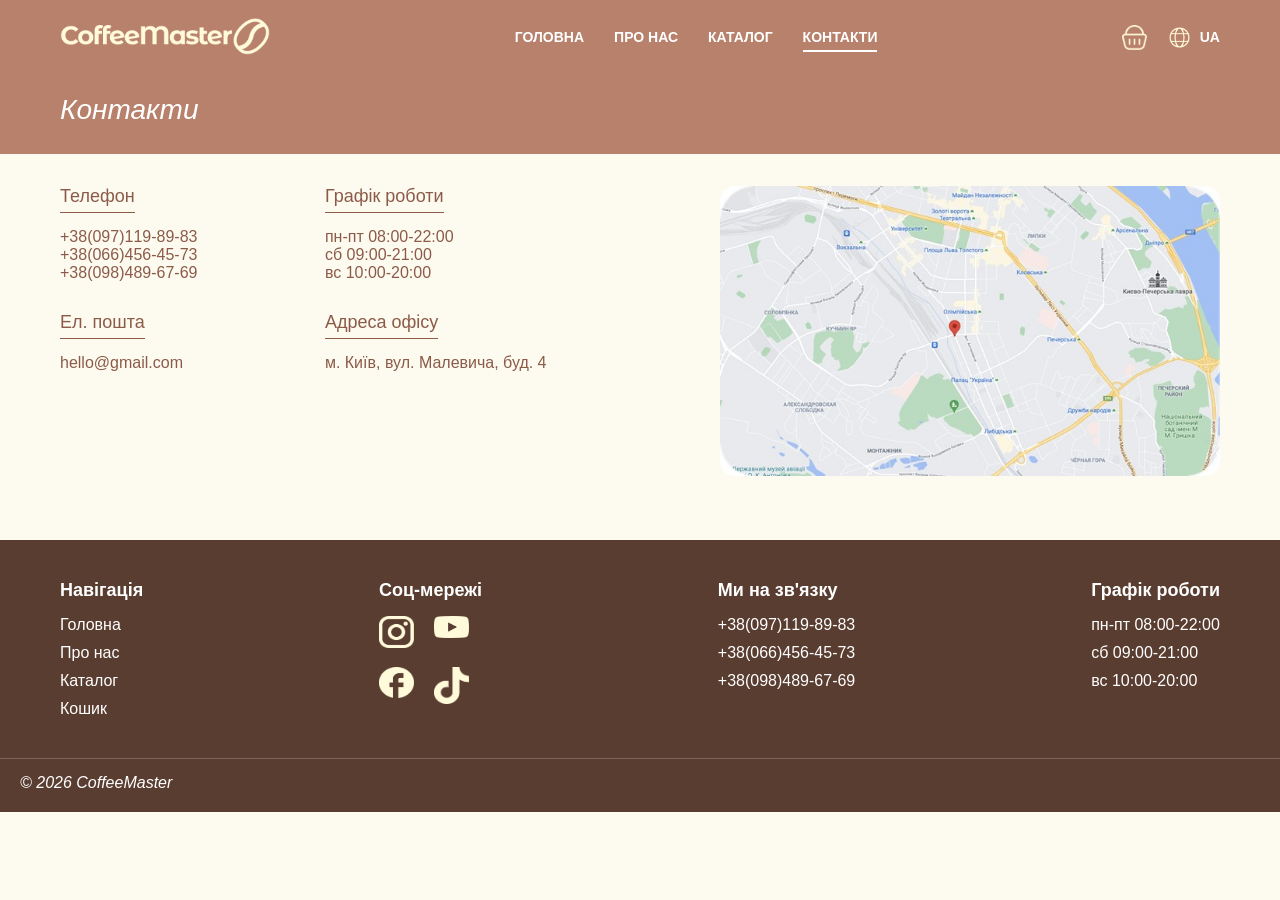
<file: contacts.html>
<!DOCTYPE html>
<html lang="uk">
<head>
    <meta charset="UTF-8">
    <meta name="viewport" content="width=device-width, initial-scale=1.0">
    <title>CoffeeMaster - Свіжообсмажена кава</title>
    <link rel="stylesheet" href="css/style.css">
</head>
<body>

    <header class="header">
        <div class="container header-container">
            <a href="index.html" class="logo">
                <img src="img/logo.svg" alt="CoffeeMaster Logo">
            </a>
            <nav class="main-nav">
                <ul>
                    <li><a href="index.html">ГОЛОВНА</a></li>
                    <li><a href="about.html">ПРО НАС</a></li>
                    <li><a href="catalog.html">КАТАЛОГ</a></li>
                    <li><a href="contacts.html" class="active">КОНТАКТИ</a></li>
                </ul>
            </nav>
            <div class="header-actions">
                <a href="cart.html" class="cart-icon"><img src="img/icon-cart.svg" alt="Кошик"></a>
                <div class="lang-switch"><img src="img/icon-globe.svg" alt="Мова"> UA</div>
            </div>
        </div>
    </header>

    <main>
        <div class="container page-header">
            <h1>Контакти</h1>
        </div>

        <section class="contacts-section">
            <div class="container contacts-wrapper">
                
                <div class="contacts-info">
                    <div class="contact-block">
                        <h3 class="underlined-title">Телефон</h3>
                        <p>+38(097)119-89-83</p>
                        <p>+38(066)456-45-73</p>
                        <p>+38(098)489-67-69</p>
                    </div>

                    <div class="contact-block">
                        <h3 class="underlined-title">Графік роботи</h3>
                        <p>пн-пт 08:00-22:00</p>
                        <p>сб 09:00-21:00</p>
                        <p>вс 10:00-20:00</p>
                    </div>

                    <div class="contact-block">
                        <h3 class="underlined-title">Ел. пошта</h3>
                        <p>hello@gmail.com</p>
                    </div>

                    <div class="contact-block">
                        <h3 class="underlined-title">Адреса офісу</h3>
                        <p>м. Київ, вул. Малевича, буд. 4</p>
                    </div>
                </div>

                <div class="contacts-map">
                    <img src="img/map.jpg" alt="Карта проїзду">
                </div>

            </div>
        </section>
    </main>
    <footer class="footer">
        <div class="container footer-container">
            <div class="footer-col">
                <h4>Навігація</h4>
                <ul>
                    <li><a href="index.html">Головна</a></li>
                    <li><a href="about.html">Про нас</a></li>
                    <li><a href="catalog.html">Каталог</a></li>
                    <li><a href="cart.html">Кошик</a></li>
                </ul>
            </div>
            <div class="footer-col">
                <h4>Соц-мережі</h4>
                <div class="socials">
                    <a href="#"><img src="img/icon-instagram.svg" alt="Instagram"></a>
                    <a href="#"><img src="img/icon-youtube.svg" alt="YouTube"></a>
                    <a href="#"><img src="img/icon-facebook.svg" alt="Facebook"></a>
                    <a href="#"><img src="img/icon-tiktok.svg" alt="TikTok"></a>
                </div>
            </div>
            <div class="footer-col">
                <h4>Ми на зв'язку</h4>
                <p>+38(097)119-89-83</p>
                <p>+38(066)456-45-73</p>
                <p>+38(098)489-67-69</p>
            </div>
            <div class="footer-col">
                <h4>Графік роботи</h4>
                <p>пн-пт 08:00-22:00</p>
                <p>сб 09:00-21:00</p>
                <p>вс 10:00-20:00</p>
            </div>
        </div>
        <div class="copyright">
            <p>© 2026 CoffeeMaster</p>
        </div>
    </footer>

</body>
</html>
</file>
<file: css/style.css>
* {
    margin: 0;
    padding: 0;
    box-sizing: border-box;
}

body {
    font-family: 'Arial', sans-serif;
    background-color: #fdfaf0;
    color: #4a3424;
}

.container {
    max-width: 1200px;
    margin: 0 auto;
    padding: 0 20px;
}

a {
    text-decoration: none;
    color: inherit;
}

ul {
    list-style: none;
}

.header {
    background-color: #b8816c;
    color: white;
    padding: 15px 0;
}

.header-container {
    display: flex;
    justify-content: space-between;
    align-items: center;
}

.logo img {
    height: 40px;
}

.main-nav ul {
    display: flex;
    gap: 30px;
}

.main-nav a {
    color: white;
    font-weight: bold;
    font-size: 14px;
    text-transform: uppercase;
    padding-bottom: 5px;
}

.main-nav a:hover, .main-nav a.active {
    border-bottom: 2px solid white;
}

.header-actions {
    display: flex;
    align-items: center;
    gap: 20px;
}

.header-actions img {
    height: 25px; 
    width: auto;
    display: block;
}

.lang-switch {
    display: flex;
    align-items: center;
    gap: 8px;
    font-weight: bold;
    color: white;
    font-size: 14px;
}

.hero {
    /* ПЕРЕВІР НАЗВУ ФАЙЛУ В ПАПЦІ IMG. Якщо це png, зміни на .png */
    background: url('../img/bg-hero.jpg') center/cover no-repeat;
    background-color: #d1bfae; /* Запасний колір, якщо картинка не знайдена */
    height: 500px;
    display: flex;
    align-items: center;
    justify-content: center; /* Центруємо текст */
    text-align: center;
    color: white;
}

.hero h1 {
    font-size: 36px;
    margin-bottom: 30px;
    font-weight: normal;
}

.btn {
    background-color: rgba(184, 129, 108, 0.8);
    color: white;
    padding: 12px 30px;
    border-radius: 25px;
    font-weight: bold;
    border: 1px solid white;
    transition: 0.3s;
    display: inline-block; /* Щоб кнопка не розтягувалась */
}

.btn:hover {
    background-color: #8c5b48;
}

.bestsellers {
    padding: 60px 0;
}

.section-title {
    text-align: center;
    margin-bottom: 40px;
    position: relative;
    color: #b8816c;
}

.section-title span {
    position: relative;
    display: inline-block;
    padding: 0 20px;
}
.section-title span::before, .section-title span::after {
    content: "";
    position: absolute;
    top: 50%;
    width: 200px;
    height: 2px;
    background-color: #b8816c;
}
.section-title span::before { left: -100%; }
.section-title span::after { right: -100%; }

.products-grid {
    display: flex;
    justify-content: space-between;
    gap: 20px;
}

.product-card {
    background-color: #b8816c;
    color: white;
    border-radius: 15px;
    padding: 20px;
    width: 32%;
    display: flex;
    flex-direction: column;
    text-align: center;
}

.product-card img {
    max-width: 100%;
    height: 250px;
    object-fit: cover;
    border-radius: 10px;
    margin-bottom: 15px;
}

.product-card h3 {
    margin-bottom: 10px;
    font-size: 18px;
}

.product-card p {
    font-size: 12px;
    flex-grow: 1;
    margin-bottom: 15px;
    font-style: italic;
}

.card-footer {
    display: flex;
    justify-content: space-between;
    align-items: center;
}

.price {
    font-weight: bold;
    font-size: 18px;
}

.btn-small {
    background-color: #8c5b48;
    color: white;
    border: none;
    padding: 8px 20px;
    border-radius: 15px;
    cursor: pointer;
    display: inline-block; 
    text-decoration: none; 
    font-size: 13px;       
}

.footer {
    background-color: #5a3d31;
    color: white;
    padding: 40px 0 20px;
}

.footer-container {
    display: flex;
    justify-content: space-between;
    margin-bottom: 30px;
}

.footer-col h4 {
    margin-bottom: 15px;
    font-size: 18px;
}

.footer-col ul li {
    margin-bottom: 10px;
}

.footer-col p {
    margin-bottom: 10px;
}

.socials {
    display: grid;
    grid-template-columns: repeat(2, 40px);
    gap: 15px;
}

.socials img {
    width: 35px;
}

.copyright {
    text-align: left;
    padding-left: 20px;
    border-top: 1px solid rgba(255,255,255,0.2);
    padding-top: 15px;
    font-style: italic;
}

.page-header {
    padding: 20px 20px;
    color: white;
}
.page-header h1 {
    font-size: 28px;
    font-style: italic;
    font-weight: normal;
    color: white;
}

main {
    background: linear-gradient(to bottom, #b8816c 0%, #b8816c 80px, transparent 80px);
}

.about-hero {
    margin-top: 40px; /* Цей рядок опустить картинку вниз */
    margin-bottom: 40px;
}

.about-banner {
    background: url('../img/bg-about.jpg') center/cover no-repeat;
    height: 150px;
    display: flex;
    align-items: center;
    justify-content: center;
    border-radius: 10px;
    color: white;
}
.about-banner h2 {
    font-size: 24px;
    background-color: rgba(0,0,0,0.5);
    padding: 10px 20px;
    border-radius: 5px;
}
.text-box {
    background-color: #b8816c;
    color: white;
    padding: 40px;
    border-radius: 15px;
    line-height: 1.6;
    margin-bottom: 60px;
}

.catalog-list {
    margin-bottom: 60px;
    margin-top: 40px;
}
.catalog-item {
    display: flex;
    background-color: #b8816c;
    color: white;
    border-radius: 10px;
    margin-bottom: 20px;
    overflow: hidden;
}
.catalog-item img {
    width: 150px;
    height: 150px;
    object-fit: cover;
}
.item-title {
    width: 25%;
    padding: 20px;
    display: flex;
    align-items: center;
    border-right: 1px solid rgba(255,255,255,0.3);
}
.item-desc {
    width: 50%;
    padding: 20px;
    display: flex;
    align-items: center;
    font-style: italic;
    font-size: 14px;
}
.item-price-action {
    width: 25%;
    padding: 20px;
    display: flex;
    flex-direction: column;
    justify-content: center;
    align-items: center;
    gap: 15px;
    border-left: 1px solid rgba(255,255,255,0.3);
}
.item-price-action .price {
    font-size: 20px;
    font-style: italic;
}

/* Пагінація */
.pagination {
    display: flex;
    justify-content: center;
    gap: 10px;
    margin-top: 40px;
}
.page-num {
    display: inline-block;
    padding: 5px 15px;
    background-color: #d1bfae;
    color: #4a3424;
    border-radius: 5px;
    font-weight: bold;
}
.page-num.active {
    background-color: #b8816c;
    color: white;
}

/* --- КОНТАКТИ --- */
.contacts-wrapper {
    display: flex;
    justify-content: space-between;
    align-items: flex-start;
    margin-bottom: 60px;
    margin-top: 40px;
}
.contacts-info {
    width: 45%;
    color: #8c5b48;
    display: flex;
    flex-wrap: wrap;
    gap: 30px;
}
.contact-block {
    width: 45%;
}
.underlined-title {
    font-size: 18px;
    font-weight: normal;
    border-bottom: 1px solid #8c5b48;
    padding-bottom: 5px;
    margin-bottom: 15px;
    display: inline-block;
}
.contacts-map img {
    width: 100%;
    max-width: 500px;
    border-radius: 15px;
}

/* --- КОШИК --- */
.cart-layout {
    display: flex;
    justify-content: space-between;
    align-items: flex-start;
    gap: 30px;
    margin-top: 40px;
    margin-bottom: 60px;
}
.cart-items-list {
    width: 60%;
}
.cart-item {
    display: flex;
    align-items: center;
    background-color: #b8816c;
    color: white;
    padding: 15px;
    border-radius: 10px;
    margin-bottom: 20px;
}
.cart-item img {
    width: 80px;
    height: 80px;
    object-fit: cover;
    border-radius: 5px;
    margin-right: 20px;
}
.cart-item-title { width: 40%; }
.cart-item-qty {
    display: flex;
    align-items: center;
    background-color: #fdfaf0;
    color: #4a3424;
    border-radius: 5px;
    overflow: hidden;
    margin-right: 30px;
}
.qty-btn {
    border: none;
    background: none;
    padding: 5px 15px;
    cursor: pointer;
    font-size: 16px;
}
.qty-num {
    padding: 5px 10px;
    font-weight: bold;
    border-left: 1px solid #ccc;
    border-right: 1px solid #ccc;
}
.cart-item-price { font-size: 18px; width: 20%; text-align: center; }
.cart-item-delete { color: #d9534f; font-weight: bold; cursor: pointer; font-size: 20px; }
.cart-empty-link p { color: #4a3424; margin-top: 40px; }
.cart-empty-link a { text-decoration: underline; }

.cart-summary-box {
    width: 35%;
    background-color: #b8816c;
    color: white;
    padding: 30px;
    border-radius: 15px;
}
.cart-summary-box h3 { margin-bottom: 20px; font-weight: normal; }
.summary-row { display: flex; justify-content: space-between; margin-bottom: 15px; font-size: 14px; }
.summary-line { border: none; border-top: 1px solid rgba(255,255,255,0.3); margin: 20px 0; }
.summary-row.total { font-size: 18px; font-weight: bold; margin-bottom: 30px; }
.btn-checkout {
    display: block;
    text-align: center;
    background-color: #fdfaf0;
    color: #8c5b48;
    padding: 12px;
    border-radius: 5px;
    font-weight: bold;
    text-decoration: none;
}

.checkout-layout {
    display: flex;
    justify-content: space-between;
    gap: 30px;
    margin-top: 40px;
    margin-bottom: 60px;
}
.checkout-block {
    background-color: #b8816c;
    border-radius: 15px;
    padding: 30px;
    color: white;
    width: 48%;
}
.checkout-title { margin-bottom: 25px; font-weight: normal; font-size: 18px; }
.checkout-title.center { text-align: center; }
.checkout-item { display: flex; align-items: center; margin-bottom: 15px; }
.checkout-item img { width: 80px; height: 80px; object-fit: cover; border-radius: 5px; margin-right: 15px; }
.ch-item-info { flex-grow: 1; }
.ch-item-info h4 { font-weight: normal; margin-bottom: 5px; }
.btn-checkout-submit {
    width: 100%;
    background-color: #8c5b48;
    color: white;
    border: none;
    padding: 15px;
    border-radius: 25px;
    font-size: 16px;
    cursor: pointer;
    margin-top: 20px;
}
.checkout-form .form-row { display: flex; justify-content: space-between; gap: 20px; margin-bottom: 15px; }
.checkout-form .form-group { width: 48%; display: flex; flex-direction: column; }
.checkout-form label { font-size: 14px; margin-bottom: 5px; }
.checkout-form input[type="text"], .checkout-form input[type="tel"], .checkout-form input[type="email"] {
    padding: 10px;
    border: none;
    border-radius: 5px;
    background-color: #fdfaf0;
    color: #4a3424;
}
.radio-group label { display: block; margin-bottom: 10px; cursor: pointer; }
.radio-group.horizontal { flex-direction: row; display: flex; gap: 40px; width: 100%; justify-content: center; }
.mt-10 { margin-top: 10px; }
.mt-20 { margin-top: 20px; }
/* =========================================
   СТИЛІ ДЛЯ СПЛИВАЮЧОГО СПОВІЩЕННЯ (TOAST)
   ========================================= */
.toast-container {
    position: fixed;
    bottom: 20px;
    right: 20px;
    z-index: 9999;
    display: flex;
    flex-direction: column;
    gap: 10px;
}

.toast {
    background: #ffffff;
    border-radius: 8px;
    box-shadow: 0 4px 15px rgba(0, 0, 0, 0.15);
    padding: 15px 20px;
    display: flex;
    align-items: center;
    gap: 15px;
    min-width: 280px;
    position: relative;
    overflow: hidden;
    /* Анімація появи */
    transform: translateX(120%);
    animation: slideIn 0.5s forwards;
}

    .toast.hiding {
        /* Анімація зникнення */
        animation: slideOut 0.5s forwards;
    }

@keyframes slideIn {
    to {
        transform: translateX(0);
    }
}

@keyframes slideOut {
    to {
        transform: translateX(120%);
    }
}

/* Зелений кружечок з галочкою */
.toast-icon {
    background: #4CAF50;
    color: white;
    width: 28px;
    height: 28px;
    border-radius: 50%;
    display: flex;
    align-items: center;
    justify-content: center;
    font-weight: bold;
    font-size: 16px;
}

.toast-content h4 {
    margin: 0 0 5px 0;
    font-size: 16px;
    color: #333;
}

.toast-content p {
    margin: 0;
    font-size: 14px;
    color: #666;
}

/* Смужка прогресу, яка тане за 3 секунди */
.toast-progress {
    position: absolute;
    bottom: 0;
    left: 0;
    height: 4px;
    background: #4CAF50;
    width: 100%;
    animation: progress 3s linear forwards;
}

@keyframes progress {
    to {
        width: 0;
    }
}
/* =========================================
   СТИЛІ ДЛЯ СТОРІНКИ ОФОРМЛЕННЯ (CHECKOUT)
   ========================================= */

/* Степпер (Кроки оформлення) */
.checkout-stepper {
    display: flex;
    align-items: center;
    justify-content: center;
    gap: 15px;
    margin-bottom: 40px;
    font-size: 14px;
}

.step {
    display: flex;
    align-items: center;
    gap: 8px;
    color: #999;
    font-weight: 500;
}

    .step.active {
        color: #333;
    }

    .step.completed {
        color: #4CAF50;
        cursor: pointer;
    }

.step-num {
    width: 24px;
    height: 24px;
    border-radius: 50%;
    background: #eee;
    color: #999;
    display: flex;
    justify-content: center;
    align-items: center;
    font-size: 12px;
    font-weight: bold;
}

.step.active .step-num {
    background: #4CAF50;
    color: white;
}

.step.completed .step-num {
    background: #4CAF50;
    color: white;
}

.step-line {
    width: 40px;
    height: 2px;
    background: #eee;
}

/* Форми та інпути */
.form-row {
    display: flex;
    gap: 20px;
    margin-bottom: 15px;
}

.form-group {
    flex: 1;
    display: flex;
    flex-direction: column;
    margin-bottom: 15px;
}

    .form-group label {
        font-size: 14px;
        color: #555;
        margin-bottom: 5px;
    }

    .form-group input, .form-group textarea {
        padding: 12px 15px;
        border: 1px solid #ddd;
        border-radius: 6px;
        font-size: 15px;
        outline: none;
        transition: border 0.3s;
    }

        .form-group input:focus, .form-group textarea:focus {
            border-color: #4CAF50;
        }

/* Блок телефону з +380 */
.phone-input-wrapper {
    display: flex;
    border: 1px solid #ddd;
    border-radius: 6px;
    overflow: hidden;
    transition: border 0.3s;
}

    .phone-input-wrapper:focus-within {
        border-color: #4CAF50;
    }

.phone-prefix {
    background: #f5f5f5;
    padding: 12px 15px;
    color: #333;
    border-right: 1px solid #ddd;
    font-weight: 500;
}

.phone-input-wrapper input {
    border: none;
    border-radius: 0;
    margin: 0;
    width: 100%;
}

    .phone-input-wrapper input:focus {
        border: none; /* Забираємо рамку фокусу, бо вона є на обгортці */
    }

/* Права колонка (Підсумок) */
.checkout-summary-box {
    background: #fdfdfd;
    border: 1px solid #eaeaea;
    padding: 25px;
    border-radius: 12px;
    height: fit-content;
}

.btn-checkout-large {
    width: 100%;
    background: #4CAF50;
    color: white;
    border: none;
    padding: 16px;
    font-size: 16px;
    font-weight: bold;
    border-radius: 6px;
    cursor: pointer;
    margin-top: 20px;
    transition: background 0.3s;
}

    .btn-checkout-large:hover {
        background: #45a049;
    }
/* =========================================
   СТИЛІ ДЛЯ МОДАЛЬНОГО ВІКНА
   ========================================= */
.modal-overlay {
    position: fixed;
    top: 0;
    left: 0;
    width: 100%;
    height: 100%;
    background: rgba(0, 0, 0, 0.6); /* Напівпрозорий темний фон */
    display: flex;
    align-items: center;
    justify-content: center;
    z-index: 10000;
    /* Ховаємо за замовчуванням */
    opacity: 0;
    visibility: hidden;
    transition: all 0.3s ease;
}

    .modal-overlay.active {
        opacity: 1;
        visibility: visible;
    }

.modal-content {
    background: #fff;
    padding: 40px;
    border-radius: 12px;
    text-align: center;
    max-width: 420px;
    width: 90%;
    box-shadow: 0 10px 30px rgba(0,0,0,0.2);
    /* Анімація виїзду знизу-вгору */
    transform: translateY(30px);
    transition: all 0.4s cubic-bezier(0.175, 0.885, 0.32, 1.275);
}

.modal-overlay.active .modal-content {
    transform: translateY(0);
}
</file>
